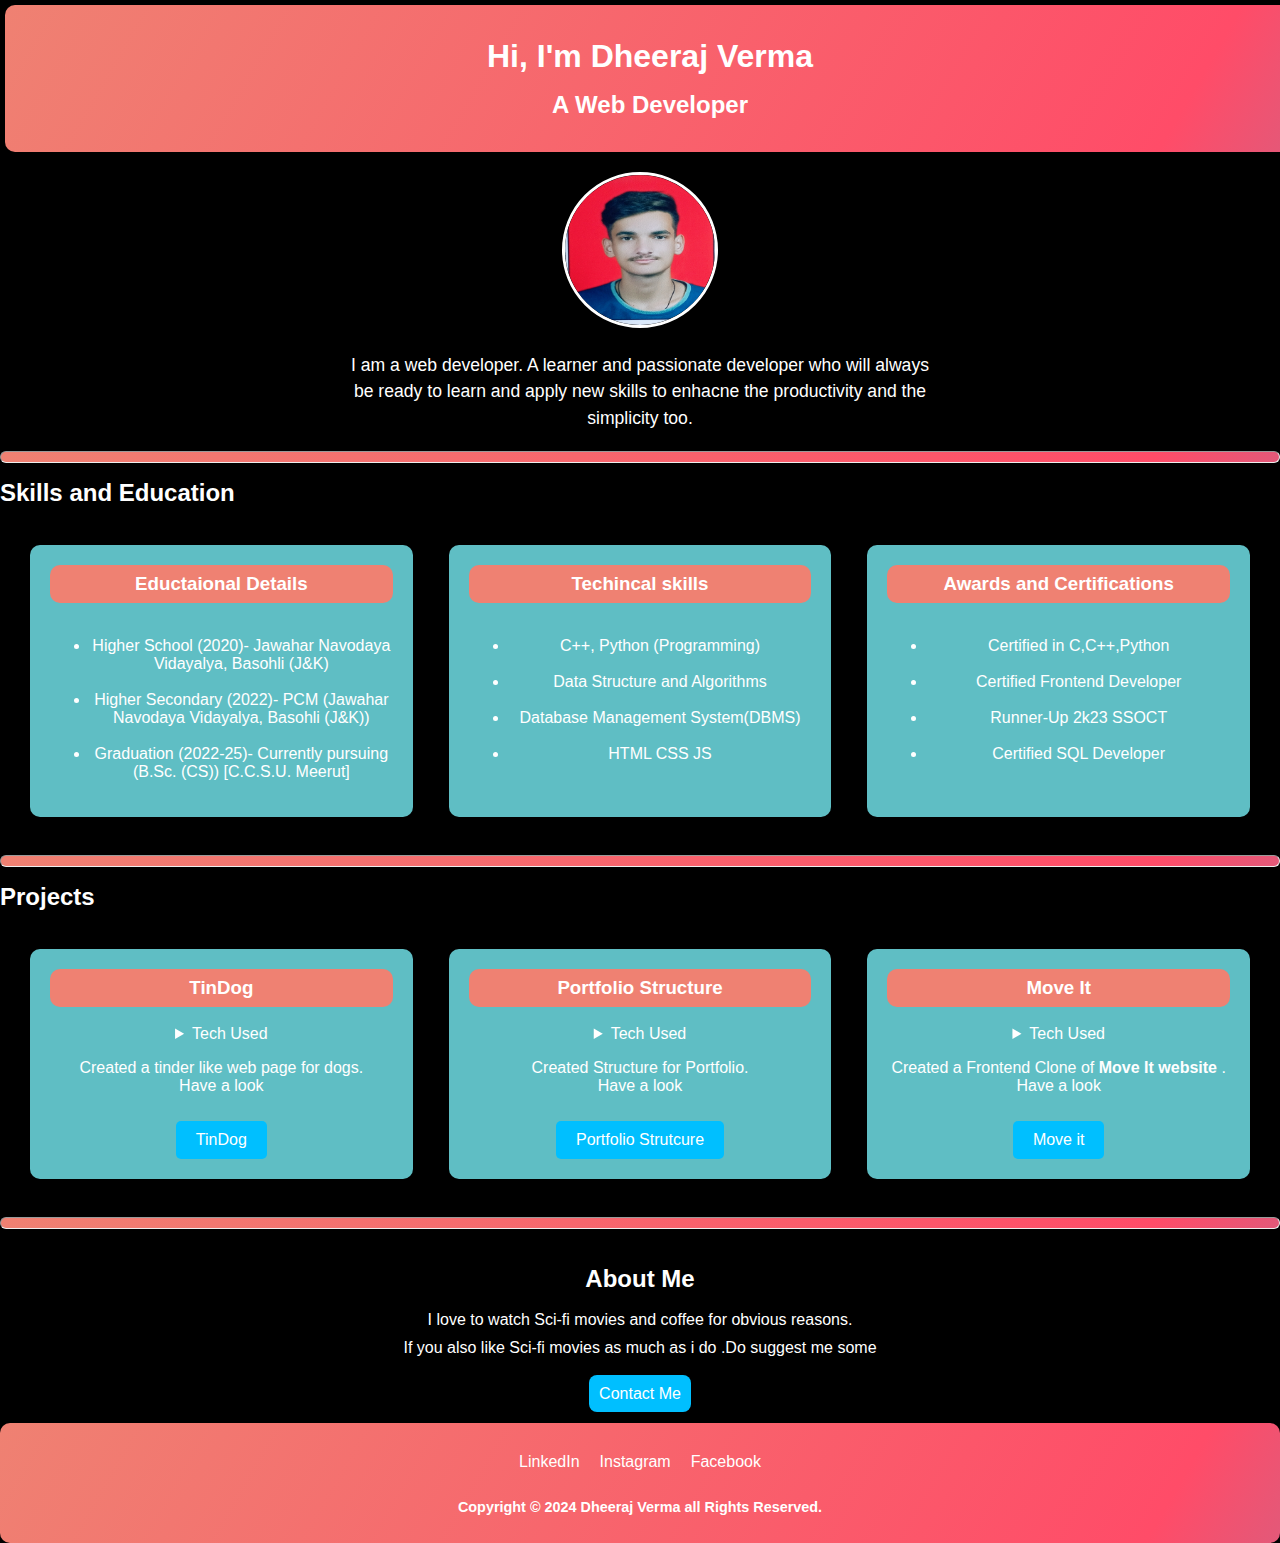
<file: index.html>
<!DOCTYPE html>
<html lang="en">

<head>
    <meta charset="UTF-8">
    <meta name="viewport" content="width=device-width, initial-scale=1.0">
    <link rel="stylesheet" href="style.css">
    <title>Portfolio</title>
</head>
</head>

<body>
    <div class="header gradient-background">
        <div class="bg-image">
            <!-- Image As Background-Image -->
            <div class="intro">
                <h1>Hi, I'm Dheeraj Verma </h1>
                <h2 id="sd">A Web Developer</h2>
            </div>
        </div>
    </div>

    <div class="dp ">
        <img src="./CapstoneProject1/ProfilePic.jpg" alt="prfoile-pic">
        <div id="des">
            <p>I am a web developer.
                A learner and passionate developer who will always be ready to learn and apply new skills to enhacne the
                productivity and the simplicity too.</p>
        </div>
    </div>
    <hr class="gradient-background">
    <h2> Skills and Education</h2>
    <div class="info">
        <div class="Educational">
            <h3 class="edu-title">Eductaional Details</h3>
            <br>
            <ul>

                <li> Higher School (2020)- Jawahar Navodaya Vidayalya, Basohli (J&K)</li>
                <br>
                <li> Higher Secondary (2022)- PCM (Jawahar Navodaya Vidayalya, Basohli (J&K)) </li>
                <br>
                <li> Graduation (2022-25)- Currently pursuing (B.Sc. (CS)) [C.C.S.U. Meerut] </li>

            </ul>
        </div>

        <div class="skills">
            <h3 class="edu-title"> Techincal skills </h3>
            <br>
            <ul>
                <li> C++, Python (Programming)</li>
                <br>
                <li> Data Structure and Algorithms</li>
                <br>
                <li> Database Management System(DBMS)</li>
                <br>
                <li> HTML CSS JS </li>

            </ul>
        </div>

        <div class="Certifications">
            <h3 class="edu-title"> Awards and Certifications</h3>
            <br>
            <ul>
                <li> Certified in C,C++,Python </li>
                <br>
                <li>Certified Frontend Developer</li>
                <br>
                <li>Runner-Up 2k23 SSOCT</li>
                <br>
                <li> Certified SQL Developer</li>
            </ul>
        </div>
    </div>
    <hr class="gradient-background">
    <h2> Projects</h2>
    <div class="project">
        <div class="tindog">
            <h3 class="project-tite">TinDog</h3>
            <br>
            <details>
                <summary>Tech Used</summary>
                <ul>
                    <li>HTML</li>
                    <li>CSS</li>
                    <li>BOOTSTRAP</li>
                </ul>
            </details>
            <p>Created a tinder like web page for dogs. <br> Have a look </p>
            <a href="./Section 11.3 Project TinDog/index.html" target="_blank">TinDog</a>

        </div>
        <div class="capstone-1">
            <h3 class="project-tite">Portfolio Structure</h3>
            <br>
            <details>
                <summary>Tech Used</summary>
                <ul>
                    <li>HTML</li>
                </ul>
            </details>
            <p>Created Structure for Portfolio. <br> Have a look </p>
            <a href="./CapstoneProject1/index.html" target="_blank">Portfolio Strutcure</a>

        </div>

        <div class="Move-It">
            <h3 class="project-tite">Move It</h3>
            <br>
            <details>
                <summary>Tech Used</summary>
                <ul>
                    <li>HTML</li>
                    <li>CSS</li>
                    <li>BOOTSTRAP</li>
                </ul>
            </details>
            <p>Created a Frontend Clone of <b> Move It website</b> .<br> Have a look </p>
            <a href="./Section 11.2 BootStrap Compomnents/index.html" target="_blank">Move it</a>
        </div>
    </div>
    </ul>
    <hr class="gradient-background">
    <div class="about">
        <h2>About Me</h2>
        <p> I love to watch Sci-fi movies and coffee for obvious reasons.</p>
        <p>If you also like Sci-fi movies as much as i do .Do suggest me some</p>
        <br>
        <a class="button" href="mailto:vermadheeraj945@gmail.com">Contact Me</a>
    </div>

    <div class="footer gradient-background">
        <div class="contact-links">
            <a class="ld" href="https://www.linkedin.com/in/dheeraj-verma-479453213/">LinkedIn</a>
            <a class="ig" href="https://www.instagram.com/vermadheeraj_945/">Instagram</a>
            <a class="fb" href="https://www.facebook.com/Crompy945/">Facebook</a>
        </div>

        <h3 class="copyright">Copyright © 2024 Dheeraj Verma all Rights Reserved.</h3>

    </div>

</body>

</html>
</file>
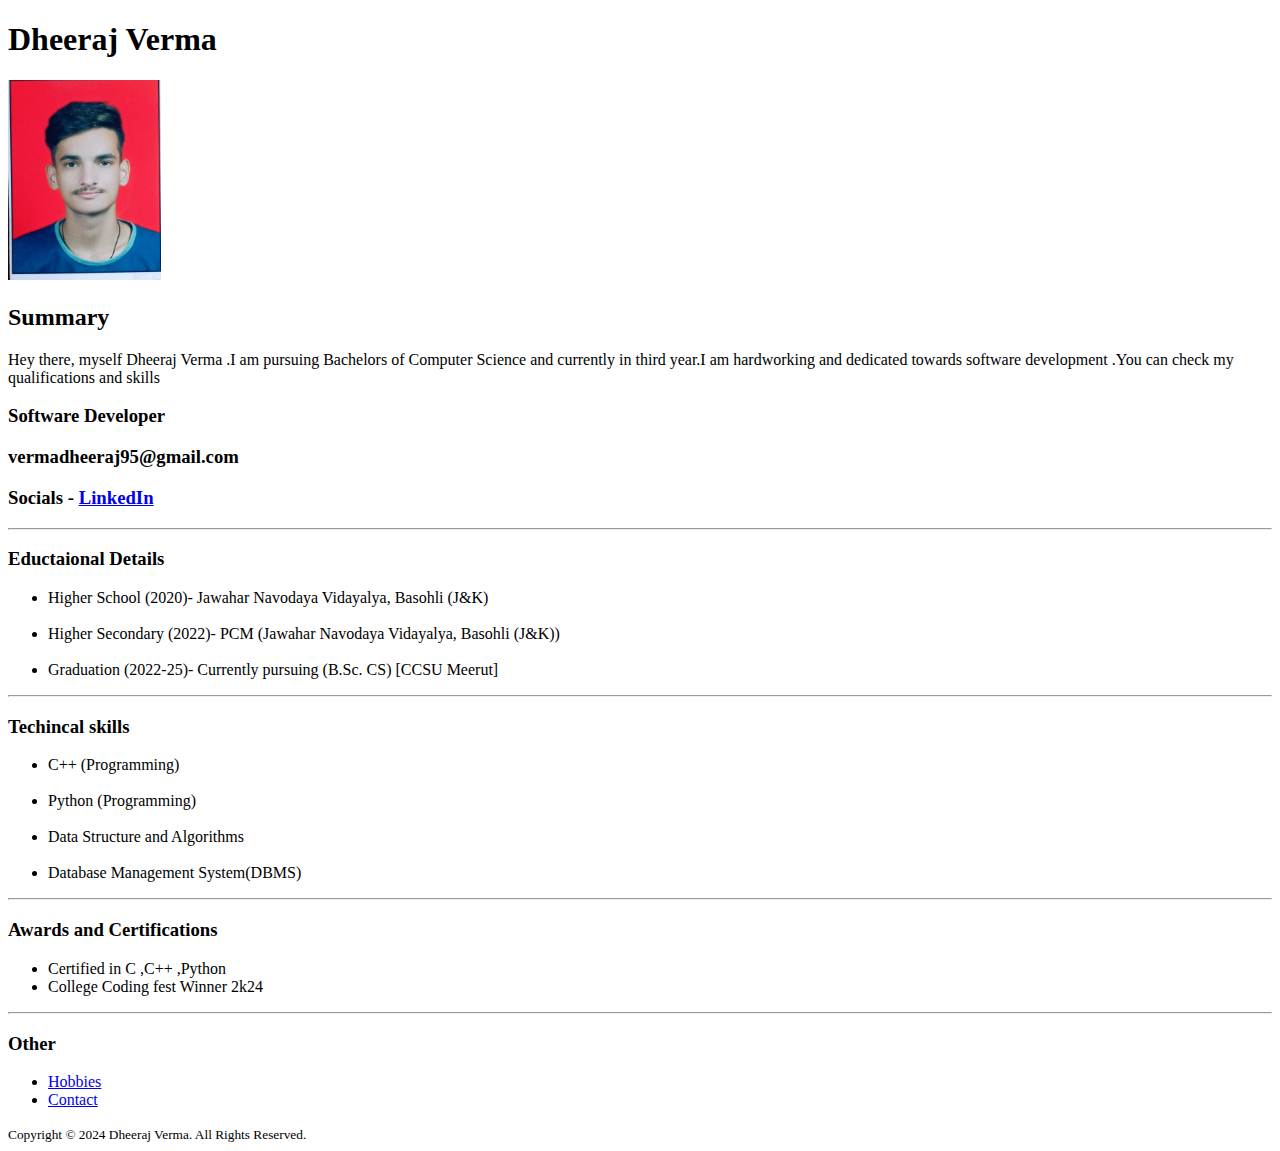
<file: CapstoneProject1/index.html>
<!DOCTYPE html>
<html lang="en">
<head>
    <meta charset="UTF-8">
    <meta name="viewport" content="width=device-width, initial-scale=1.0">
    <title>Portdolio Structure</title>
</head>
<body>
    <h1><b> Dheeraj Verma</b></h1>
    <img src="./ProfilePic.jpg" height="200" alt="Profile Picture">
    <h2>Summary</h2>
    <p>Hey there, myself Dheeraj Verma .I am  pursuing Bachelors of Computer Science and currently in third year.I am hardworking and dedicated towards software development .You can check my qualifications and skills  </p>
    <h3> Software Developer</h3>
    <h3> vermadheeraj95@gmail.com</h3>
    <h3> Socials - <a href="https:/www.linkedin.in/vermadheeraj945">LinkedIn</a></h3>
    <hr>
    <h3>Eductaional Details </h3>
    <ul>
       
        <li> Higher School (2020)- Jawahar Navodaya Vidayalya, Basohli (J&K)</li>
        <br>
        <li> Higher Secondary (2022)- PCM (Jawahar Navodaya Vidayalya, Basohli (J&K))  </li>
        <br>
        <li> Graduation (2022-25)- Currently pursuing (B.Sc. CS)  [CCSU Meerut] </li>
       
    </ul>
    <hr>
    <h3> Techincal skills </h3>
    <ul>
        <li> C++ (Programming)</li>
        <br>
        <li> Python (Programming)</li>
        <br>
        <li> Data Structure and Algorithms</li>
        <br>
        <li> Database Management System(DBMS)</li>
        
    </ul>
    <hr>
    <h3> Awards and Certifications</h3>
    <ul>
        <li> Certified in C ,C++ ,Python </li>
        <li> College Coding fest Winner 2k24</li>
    </ul>
    <hr>
    <h3> Other</h3>
    <ul>
        <li><a href="./other.html">Hobbies </a></li>
        <li><a href="./contact.html">Contact</a></li>
    </ul>
    <footer>
        <small>
            Copyright © 2024 Dheeraj Verma. All Rights Reserved.
        </small>
    </footer>
</body>
</html>
</file>
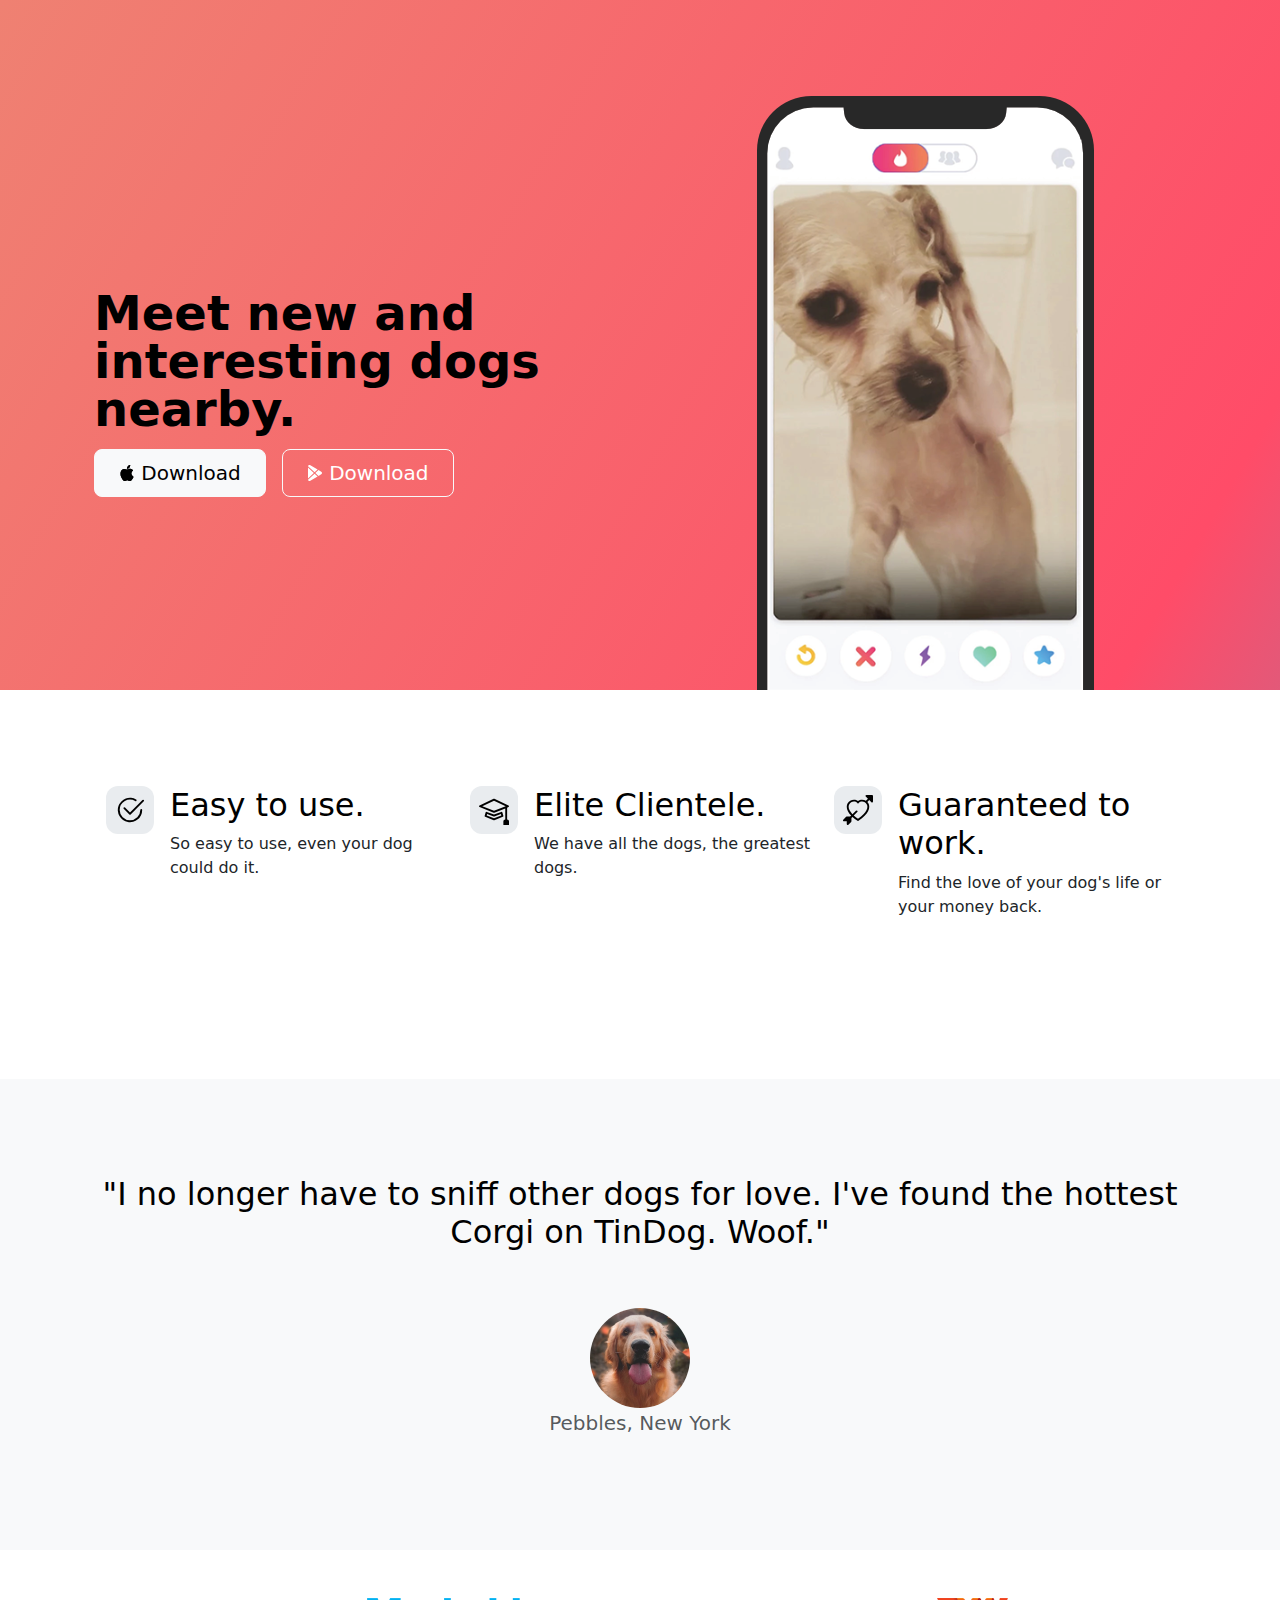
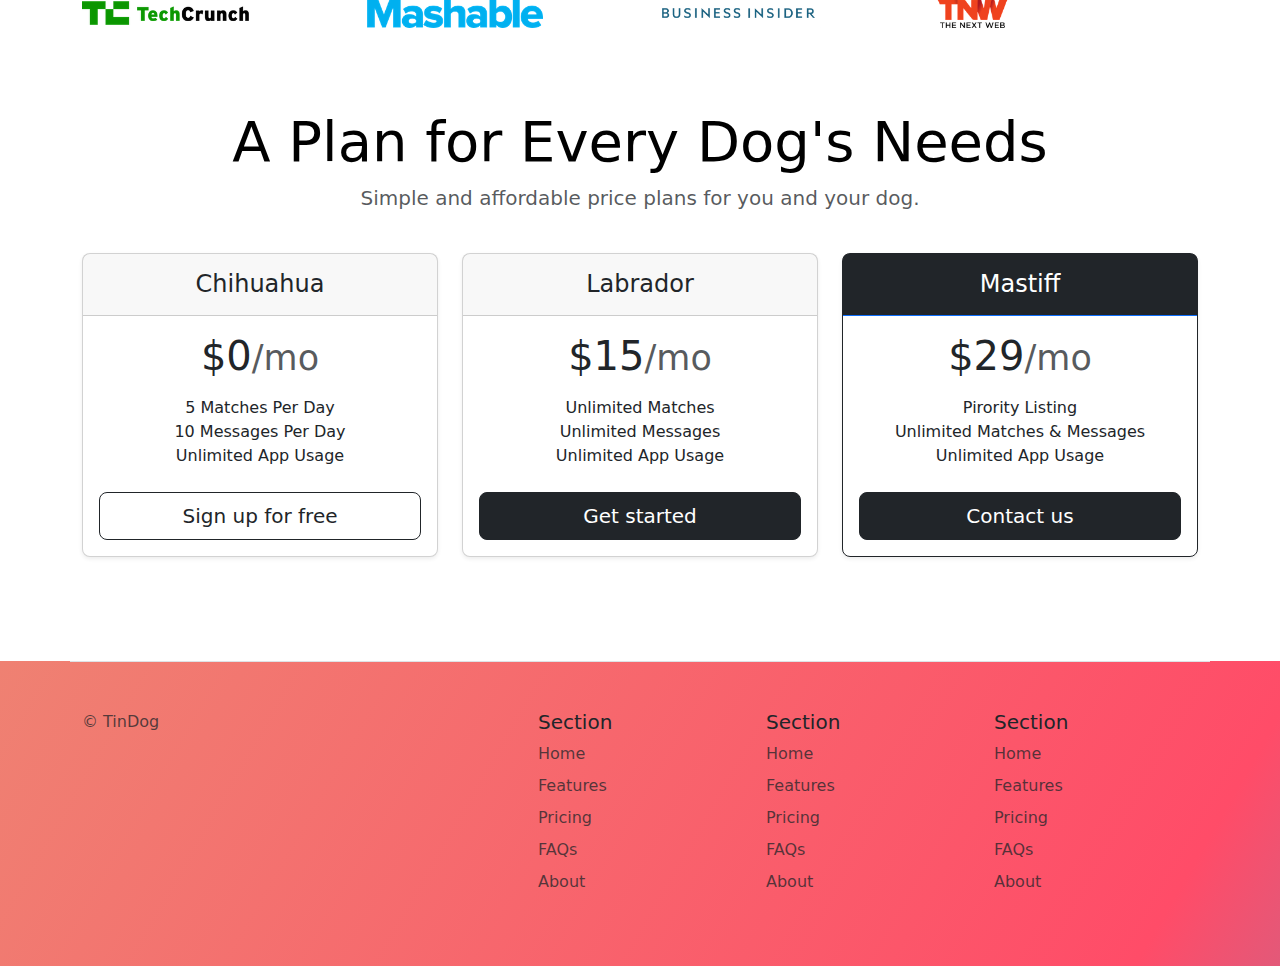
<file: Section 11.3 Project TinDog/index.html>
<!DOCTYPE html>
<html lang="en">

<head>
    <meta charset="UTF-8">
    <meta name="viewport" content="width=device-width, initial-scale=1.0">
    <title>TinDog</title>
    <link href="https://cdn.jsdelivr.net/npm/bootstrap@5.3.3/dist/css/bootstrap.min.css" rel="stylesheet"
        integrity="sha384-QWTKZyjpPEjISv5WaRU9OFeRpok6YctnYmDr5pNlyT2bRjXh0JMhjY6hW+ALEwIH" crossorigin="anonymous">
    <script src="https://cdn.jsdelivr.net/npm/bootstrap@5.3.3/dist/js/bootstrap.bundle.min.js"
        integrity="sha384-YvpcrYf0tY3lHB60NNkmXc5s9fDVZLESaAA55NDzOxhy9GkcIdslK1eN7N6jIeHz"
        crossorigin="anonymous"></script>
    <link rel="stylesheet" href="style.css">
</head>

<body>
    <!-- Tittle -->
    <section id="title" class="gradient-background">
        <div class="container col-xxl-8 px-4 pt-5">
            <div class="row flex-lg-row-reverse align-items-center g-5 pt-5">
                <div class="col-10 col-sm-8 py-0  col-lg-6">
                    <img src="./iphone.png" class="d-block mx-lg-auto img-fluid" alt="Bootstrap Themes" height="200"
                        loading="lazy">
                </div>
                <div class="col-lg-6">
                    <h1 class="display-5 fw-bold text-body-emphasis lh-1 mb-3">Meet new and interesting dogs nearby.
                    </h1>
                    <div class="d-grid gap-2 d-md-flex justify-content-md-start">
                        <button type="button" class="btn btn-light btn-lg px-4 me-md-2" fdprocessedid="jo66mm">
                            <svg xmlns="http://www.w3.org/2000/svg" width="16" height="16" fill="currentColor"
                                class="bi bi-apple mb-1" viewBox="0 0 16 16">
                                <path
                                    d="M11.182.008C11.148-.03 9.923.023 8.857 1.18c-1.066 1.156-.902 2.482-.878 2.516.024.034 1.52.087 2.475-1.258.955-1.345.762-2.391.728-2.43Zm3.314 11.733c-.048-.096-2.325-1.234-2.113-3.422.212-2.189 1.675-2.789 1.698-2.854.023-.065-.597-.79-1.254-1.157a3.692 3.692 0 0 0-1.563-.434c-.108-.003-.483-.095-1.254.116-.508.139-1.653.589-1.968.607-.316.018-1.256-.522-2.267-.665-.647-.125-1.333.131-1.824.328-.49.196-1.422.754-2.074 2.237-.652 1.482-.311 3.83-.067 4.56.244.729.625 1.924 1.273 2.796.576.984 1.34 1.667 1.659 1.899.319.232 1.219.386 1.843.067.502-.308 1.408-.485 1.766-.472.357.013 1.061.154 1.782.539.571.197 1.111.115 1.652-.105.541-.221 1.324-1.059 2.238-2.758.347-.79.505-1.217.473-1.282Z" />
                                <path
                                    d="M11.182.008C11.148-.03 9.923.023 8.857 1.18c-1.066 1.156-.902 2.482-.878 2.516.024.034 1.52.087 2.475-1.258.955-1.345.762-2.391.728-2.43Zm3.314 11.733c-.048-.096-2.325-1.234-2.113-3.422.212-2.189 1.675-2.789 1.698-2.854.023-.065-.597-.79-1.254-1.157a3.692 3.692 0 0 0-1.563-.434c-.108-.003-.483-.095-1.254.116-.508.139-1.653.589-1.968.607-.316.018-1.256-.522-2.267-.665-.647-.125-1.333.131-1.824.328-.49.196-1.422.754-2.074 2.237-.652 1.482-.311 3.83-.067 4.56.244.729.625 1.924 1.273 2.796.576.984 1.34 1.667 1.659 1.899.319.232 1.219.386 1.843.067.502-.308 1.408-.485 1.766-.472.357.013 1.061.154 1.782.539.571.197 1.111.115 1.652-.105.541-.221 1.324-1.059 2.238-2.758.347-.79.505-1.217.473-1.282Z" />
                            </svg> Download</button>
                        <button type="button" class="btn btn-outline-light btn-lg px-4" fdprocessedid="48ll0n"
                            style="color: white;">
                            <svg xmlns="http://www.w3.org/2000/svg" width="16" height="16" fill="currentColor"
                                class="bi bi-google-play mb-1" viewBox="0 0 16 16">
                                <path
                                    d="M14.222 9.374c1.037-.61 1.037-2.137 0-2.748L11.528 5.04 8.32 8l3.207 2.96 2.694-1.586Zm-3.595 2.116L7.583 8.68 1.03 14.73c.201 1.029 1.36 1.61 2.303 1.055l7.294-4.295ZM1 13.396V2.603L6.846 8 1 13.396ZM1.03 1.27l6.553 6.05 3.044-2.81L3.333.215C2.39-.341 1.231.24 1.03 1.27Z" />
                            </svg>

                            Download</button>
                    </div>
                </div>
            </div>
        </div>
    </section>

    <!-- Features -->
    <section id="features">
        <div class="container">
        <div class=" px-4 py-5" id="hanging-icons">
            <div class="row g-4 py-5 row-cols-1 row-cols-lg-3">
              <div class="col d-flex align-items-start">
                <div class="icon-square text-body-emphasis bg-body-secondary d-inline-flex align-items-center justify-content-center fs-4 flex-shrink-0 me-3">
                    <svg xmlns="http://www.w3.org/2000/svg" height="30" fill="currentColor" class="bi bi-check2-circle"
                    viewBox="0 0 16 16">
      <path
                      d="M2.5 8a5.5 5.5 0 0 1 8.25-4.764.5.5 0 0 0 .5-.866A6.5 6.5 0 1 0 14.5 8a.5.5 0 0 0-1 0 5.5 5.5 0 1 1-11 0z" />
      <path
                      d="M15.354 3.354a.5.5 0 0 0-.708-.708L8 9.293 5.354 6.646a.5.5 0 1 0-.708.708l3 3a.5.5 0 0 0 .708 0l7-7z" />
      </svg>
      
                </div>
                <div>
                  <h3 class="fs-2 text-body-emphasis">Easy to use.</h3>
                  <p>So easy to use, even your dog could do it.</p>
                </div>
              </div>
              <div class="col d-flex align-items-start">
                <div class="icon-square text-body-emphasis bg-body-secondary d-inline-flex align-items-center justify-content-center fs-4 flex-shrink-0 me-3">
                    <svg xmlns="http://www.w3.org/2000/svg" height="30" fill="currentColor" class="bi bi-mortarboard" viewBox="0 0 16 16">
                        <path d="M8.211 2.047a.5.5 0 0 0-.422 0l-7.5 3.5a.5.5 0 0 0 .025.917l7.5 3a.5.5 0 0 0 .372 0L14 7.14V13a1 1 0 0 0-1 1v2h3v-2a1 1 0 0 0-1-1V6.739l.686-.275a.5.5 0 0 0 .025-.917l-7.5-3.5ZM8 8.46 1.758 5.965 8 3.052l6.242 2.913L8 8.46Z"/>
                        <path d="M4.176 9.032a.5.5 0 0 0-.656.327l-.5 1.7a.5.5 0 0 0 .294.605l4.5 1.8a.5.5 0 0 0 .372 0l4.5-1.8a.5.5 0 0 0 .294-.605l-.5-1.7a.5.5 0 0 0-.656-.327L8 10.466 4.176 9.032Zm-.068 1.873.22-.748 3.496 1.311a.5.5 0 0 0 .352 0l3.496-1.311.22.748L8 12.46l-3.892-1.556Z"/>
                        </svg>
                </div>
                <div>
                  <h3 class="fs-2 text-body-emphasis">Elite Clientele.</h3>
                  <p>We have all the dogs, the greatest dogs.</p>
                </div>
              </div>
              <div class="col d-flex align-items-start">
                <div class="icon-square text-body-emphasis bg-body-secondary d-inline-flex align-items-center justify-content-center fs-4 flex-shrink-0 me-3">
                    <svg xmlns="http://www.w3.org/2000/svg" height="30" fill="currentColor" class="bi bi-arrow-through-heart"
                    viewBox="0 0 16 16">
      <path fill-rule="evenodd"
                      d="M2.854 15.854A.5.5 0 0 1 2 15.5V14H.5a.5.5 0 0 1-.354-.854l1.5-1.5A.5.5 0 0 1 2 11.5h1.793l.53-.53c-.771-.802-1.328-1.58-1.704-2.32-.798-1.575-.775-2.996-.213-4.092C3.426 2.565 6.18 1.809 8 3.233c1.25-.98 2.944-.928 4.212-.152L13.292 2 12.147.854A.5.5 0 0 1 12.5 0h3a.5.5 0 0 1 .5.5v3a.5.5 0 0 1-.854.354L14 2.707l-1.006 1.006c.236.248.44.531.6.845.562 1.096.585 2.517-.213 4.092-.793 1.563-2.395 3.288-5.105 5.08L8 13.912l-.276-.182a21.86 21.86 0 0 1-2.685-2.062l-.539.54V14a.5.5 0 0 1-.146.354l-1.5 1.5Zm2.893-4.894A20.419 20.419 0 0 0 8 12.71c2.456-1.666 3.827-3.207 4.489-4.512.679-1.34.607-2.42.215-3.185-.817-1.595-3.087-2.054-4.346-.761L8 4.62l-.358-.368c-1.259-1.293-3.53-.834-4.346.761-.392.766-.464 1.845.215 3.185.323.636.815 1.33 1.519 2.065l1.866-1.867a.5.5 0 1 1 .708.708L5.747 10.96Z" />
      </svg>
                </div>
                <div>
                  <h3 class="fs-2 text-body-emphasis">Guaranteed to work.</h3>
                  <p>Find the love of your dog's life or your money back.</p>   
                </div>
              </div>
            </div>
          </div>
        </div>
    </section>


    <!-- <div class="container my-5">
  <div class="p-5 text-center bg-body-tertiary rounded-3">
    <svg class="bi mt-4 mb-3" style="color: var(--bs-indigo);" width="100" height="100"><use xlink:href="#bootstrap"></use></svg>
    <h1 class="text-body-emphasis">Jumbotron with icon</h1>
    <p class="col-lg-8 mx-auto fs-5 text-muted">
      This is a custom jumbotron featuring an SVG image at the top, some longer text that wraps early thanks to a responsive <code>.col-*</code> class, and a customized call to action.
    </p>
    
  </div>
</div> -->
    <!-- Testtimonials -->
    <section id="testimonials">
        <div class=" my-5">
            <div class="p-5 text-center bg-body-tertiary">
                <div class="container py-5">
                <h2 class="text-body-emphasis">"I no longer have to sniff other dogs for love. I've found the hottest Corgi on TinDog. Woof."</h2>
                <img src="./dog-img.jpg" alt="dog-image" class="mt-5 " height="100" style="border-radius: 50px;">
                <p class="col-lg-8 mx-auto fs-5 text-muted">
                Pebbles, New York
                </p>
            </div>
            </div>
        </div>

        <div class="container " >
          <div class="row">
            <div class="col-lg-3 col-sm-12"> <img src="./techcrunch.png" alt="techcrunch" height="30"></div>
            <div class="col-lg-3 col-sm-12"> <img src="./mashable.png" alt="mashable" height="30"></div>
            <div class="col-lg-3 col-sm-12"> <img src="./bizinsider.png" alt="bizinsider" height="30"></div>
            <div class="col-lg-3 col-sm-12"> <img src="./tnw.png" alt="tnw" height="30"></div>
          </div>
        </div>
    </section>

    <!-- Pricing -->
    <section id="pricing">

      <div class="container py-3">
        <header>
          <div class="pricing-header  mt-5 p-3 pb-md-4 mx-auto text-center">
            <h2 class="display-4 fw-normal text-body-emphasis">A Plan for Every Dog's Needs</h2>
            <p class="fs-5 text-body-secondary">Simple and affordable price plans for you and your dog.</p>
          </div>
        </header>
      
        <main>
          <div class="row row-cols-1 row-cols-md-3 mb-3 text-center">
            <div class="col">
              <div class="card mb-4 rounded-3 shadow-sm">
                <div class="card-header py-3">
                  <h4 class="my-0 fw-normal">Chihuahua </h4>
                </div>
                <div class="card-body">
                  <h1 class="card-title pricing-card-title">$0<small class="text-body-secondary fw-light">/mo</small></h1>
                  <ul class="list-unstyled mt-3 mb-4">
                    <li>5 Matches Per Day</li>
                    <li>10 Messages Per Day</li>
                    <li>Unlimited App Usage</li>
                  </ul>
                  <button type="button" class="w-100 btn btn-lg btn-outline-dark  btn-outline-primary">Sign up for free</button>
                </div>
              </div>
            </div>
            <div class="col">
              <div class="card mb-4 rounded-3 shadow-sm">
                <div class="card-header py-3">
                  <h4 class="my-0 fw-normal">Labrador</h4>
                </div>
                <div class="card-body">
                  <h1 class="card-title pricing-card-title">$15<small class="text-body-secondary fw-light">/mo</small></h1>
                  <ul class="list-unstyled mt-3 mb-4">
                    <li>Unlimited Matches</li>
                    <li>Unlimited Messages</li>
                    <li>Unlimited App Usage</li>
                  </ul>
                  <button type="button" class="w-100 btn btn-lg btn-dark btn-primary">Get started</button>
                </div>
              </div>
            </div>
            <div class="col">
              <div class="card mb-4 rounded-3 shadow-sm border-dark ">
                <div class="card-header btn-dark py-3 text-bg-dark border-primary">
                  <h4 class="my-0 fw-dark">Mastiff</h4>
                </div>
                <div class="card-body">
                  <h1 class="card-title pricing-card-title">$29<small class="text-body-secondary fw-light">/mo</small></h1>
                  <ul class="list-unstyled mt-3 mb-4">
                   <li>Pirority Listing</li>
                   <li>Unlimited Matches & Messages</li>
                   <li>Unlimited App Usage</li>
                  </ul>
                  <button type="button" class="w-100 btn btn-lg btn-dark btn-primary">Contact us</button>
                </div>
              </div>
            </div>
          </div>
        </main>
      </div>
    </section>

    <!-- Footer -->
    <section id="footer" class="gradient-background">
      <div class="container mb-0">
        <footer class="row row-cols-1  mb-0 row-cols-sm-2 row-cols-md-5 py-5 mt-5 border-top">
          <div class="col mb-3">
            <p class="text-body-secondary">© TinDog</p>
          </div>
      
          <div class="col mb-3">
      
          </div>
      
          <div class="col mb-3">
            <h5>Section</h5>
            <ul class="nav flex-column">
              <li class="nav-item mb-2"><a href="#" class="nav-link p-0 text-body-secondary">Home</a></li>
              <li class="nav-item mb-2"><a href="#" class="nav-link p-0 text-body-secondary">Features</a></li>
              <li class="nav-item mb-2"><a href="#" class="nav-link p-0 text-body-secondary">Pricing</a></li>
              <li class="nav-item mb-2"><a href="#" class="nav-link p-0 text-body-secondary">FAQs</a></li>
              <li class="nav-item mb-2"><a href="#" class="nav-link p-0 text-body-secondary">About</a></li>
            </ul>
          </div>
      
          <div class="col mb-3">
            <h5>Section</h5>
            <ul class="nav flex-column">
              <li class="nav-item mb-2"><a href="#" class="nav-link p-0 text-body-secondary">Home</a></li>
              <li class="nav-item mb-2"><a href="#" class="nav-link p-0 text-body-secondary">Features</a></li>
              <li class="nav-item mb-2"><a href="#" class="nav-link p-0 text-body-secondary">Pricing</a></li>
              <li class="nav-item mb-2"><a href="#" class="nav-link p-0 text-body-secondary">FAQs</a></li>
              <li class="nav-item mb-2"><a href="#" class="nav-link p-0 text-body-secondary">About</a></li>
            </ul>
          </div>
      
          <div class="col mb-3">
            <h5>Section</h5>
            <ul class="nav flex-column">
              <li class="nav-item mb-2"><a href="#" class="nav-link p-0 text-body-secondary">Home</a></li>
              <li class="nav-item mb-2"><a href="#" class="nav-link p-0 text-body-secondary">Features</a></li>
              <li class="nav-item mb-2"><a href="#" class="nav-link p-0 text-body-secondary">Pricing</a></li>
              <li class="nav-item mb-2"><a href="#" class="nav-link p-0 text-body-secondary">FAQs</a></li>
              <li class="nav-item mb-2"><a href="#" class="nav-link p-0 text-body-secondary">About</a></li>
            </ul>
          </div>
        </footer>
      </div>

    </section>
</body>

</html>
</file>
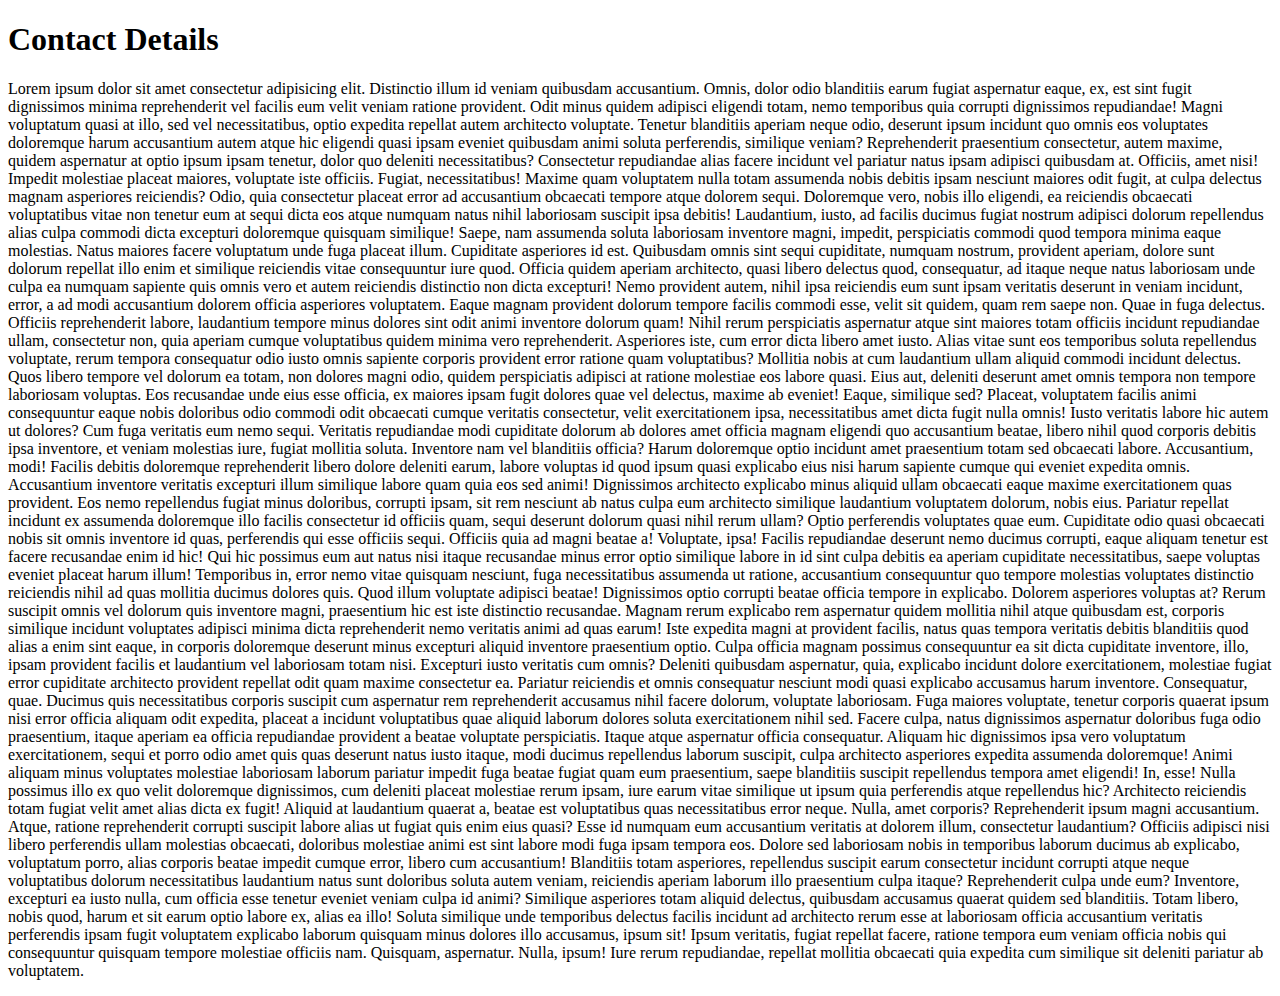
<file: CapstoneProject1/contact.html>
<!DOCTYPE html>
<html lang="en">
<head>
    <meta charset="UTF-8">
    <meta name="viewport" content="width=device-width, initial-scale=1.0">
    <title>Contact</title>
</head>
<body>
    <h1>Contact Details</h1>
    <p>Lorem ipsum dolor sit amet consectetur adipisicing elit. Distinctio illum id veniam quibusdam accusantium. Omnis, dolor odio blanditiis earum fugiat aspernatur eaque, ex, est sint fugit dignissimos minima reprehenderit vel facilis eum velit veniam ratione provident. Odit minus quidem adipisci eligendi totam, nemo temporibus quia corrupti dignissimos repudiandae! Magni voluptatum quasi at illo, sed vel necessitatibus, optio expedita repellat autem architecto voluptate. Tenetur blanditiis aperiam neque odio, deserunt ipsum incidunt quo omnis eos voluptates doloremque harum accusantium autem atque hic eligendi quasi ipsam eveniet quibusdam animi soluta perferendis, similique veniam? Reprehenderit praesentium consectetur, autem maxime, quidem aspernatur at optio ipsum ipsam tenetur, dolor quo deleniti necessitatibus? Consectetur repudiandae alias facere incidunt vel pariatur natus ipsam adipisci quibusdam at. Officiis, amet nisi! Impedit molestiae placeat maiores, voluptate iste officiis. Fugiat, necessitatibus! Maxime quam voluptatem nulla totam assumenda nobis debitis ipsam nesciunt maiores odit fugit, at culpa delectus magnam asperiores reiciendis? Odio, quia consectetur placeat error ad accusantium obcaecati tempore atque dolorem sequi. Doloremque vero, nobis illo eligendi, ea reiciendis obcaecati voluptatibus vitae non tenetur eum at sequi dicta eos atque numquam natus nihil laboriosam suscipit ipsa debitis! Laudantium, iusto, ad facilis ducimus fugiat nostrum adipisci dolorum repellendus alias culpa commodi dicta excepturi doloremque quisquam similique! Saepe, nam assumenda soluta laboriosam inventore magni, impedit, perspiciatis commodi quod tempora minima eaque molestias. Natus maiores facere voluptatum unde fuga placeat illum. Cupiditate asperiores id est. Quibusdam omnis sint sequi cupiditate, numquam nostrum, provident aperiam, dolore sunt dolorum repellat illo enim et similique reiciendis vitae consequuntur iure quod. Officia quidem aperiam architecto, quasi libero delectus quod, consequatur, ad itaque neque natus laboriosam unde culpa ea numquam sapiente quis omnis vero et autem reiciendis distinctio non dicta excepturi! Nemo provident autem, nihil ipsa reiciendis eum sunt ipsam veritatis deserunt in veniam incidunt, error, a ad modi accusantium dolorem officia asperiores voluptatem. Eaque magnam provident dolorum tempore facilis commodi esse, velit sit quidem, quam rem saepe non. Quae in fuga delectus. Officiis reprehenderit labore, laudantium tempore minus dolores sint odit animi inventore dolorum quam! Nihil rerum perspiciatis aspernatur atque sint maiores totam officiis incidunt repudiandae ullam, consectetur non, quia aperiam cumque voluptatibus quidem minima vero reprehenderit. Asperiores iste, cum error dicta libero amet iusto. Alias vitae sunt eos temporibus soluta repellendus voluptate, rerum tempora consequatur odio iusto omnis sapiente corporis provident error ratione quam voluptatibus? Mollitia nobis at cum laudantium ullam aliquid commodi incidunt delectus. Quos libero tempore vel dolorum ea totam, non dolores magni odio, quidem perspiciatis adipisci at ratione molestiae eos labore quasi. Eius aut, deleniti deserunt amet omnis tempora non tempore laboriosam voluptas. Eos recusandae unde eius esse officia, ex maiores ipsam fugit dolores quae vel delectus, maxime ab eveniet! Eaque, similique sed? Placeat, voluptatem facilis animi consequuntur eaque nobis doloribus odio commodi odit obcaecati cumque veritatis consectetur, velit exercitationem ipsa, necessitatibus amet dicta fugit nulla omnis! Iusto veritatis labore hic autem ut dolores? Cum fuga veritatis eum nemo sequi. Veritatis repudiandae modi cupiditate dolorum ab dolores amet officia magnam eligendi quo accusantium beatae, libero nihil quod corporis debitis ipsa inventore, et veniam molestias iure, fugiat mollitia soluta. Inventore nam vel blanditiis officia? Harum doloremque optio incidunt amet praesentium totam sed obcaecati labore. Accusantium, modi! Facilis debitis doloremque reprehenderit libero dolore deleniti earum, labore voluptas id quod ipsum quasi explicabo eius nisi harum sapiente cumque qui eveniet expedita omnis. Accusantium inventore veritatis excepturi illum similique labore quam quia eos sed animi! Dignissimos architecto explicabo minus aliquid ullam obcaecati eaque maxime exercitationem quas provident. Eos nemo repellendus fugiat minus doloribus, corrupti ipsam, sit rem nesciunt ab natus culpa eum architecto similique laudantium voluptatem dolorum, nobis eius. Pariatur repellat incidunt ex assumenda doloremque illo facilis consectetur id officiis quam, sequi deserunt dolorum quasi nihil rerum ullam? Optio perferendis voluptates quae eum. Cupiditate odio quasi obcaecati nobis sit omnis inventore id quas, perferendis qui esse officiis sequi. Officiis quia ad magni beatae a! Voluptate, ipsa! Facilis repudiandae deserunt nemo ducimus corrupti, eaque aliquam tenetur est facere recusandae enim id hic! Qui hic possimus eum aut natus nisi itaque recusandae minus error optio similique labore in id sint culpa debitis ea aperiam cupiditate necessitatibus, saepe voluptas eveniet placeat harum illum! Temporibus in, error nemo vitae quisquam nesciunt, fuga necessitatibus assumenda ut ratione, accusantium consequuntur quo tempore molestias voluptates distinctio reiciendis nihil ad quas mollitia ducimus dolores quis. Quod illum voluptate adipisci beatae! Dignissimos optio corrupti beatae officia tempore in explicabo. Dolorem asperiores voluptas at? Rerum suscipit omnis vel dolorum quis inventore magni, praesentium hic est iste distinctio recusandae. Magnam rerum explicabo rem aspernatur quidem mollitia nihil atque quibusdam est, corporis similique incidunt voluptates adipisci minima dicta reprehenderit nemo veritatis animi ad quas earum! Iste expedita magni at provident facilis, natus quas tempora veritatis debitis blanditiis quod alias a enim sint eaque, in corporis doloremque deserunt minus excepturi aliquid inventore praesentium optio. Culpa officia magnam possimus consequuntur ea sit dicta cupiditate inventore, illo, ipsam provident facilis et laudantium vel laboriosam totam nisi. Excepturi iusto veritatis cum omnis? Deleniti quibusdam aspernatur, quia, explicabo incidunt dolore exercitationem, molestiae fugiat error cupiditate architecto provident repellat odit quam maxime consectetur ea. Pariatur reiciendis et omnis consequatur nesciunt modi quasi explicabo accusamus harum inventore. Consequatur, quae. Ducimus quis necessitatibus corporis suscipit cum aspernatur rem reprehenderit accusamus nihil facere dolorum, voluptate laboriosam. Fuga maiores voluptate, tenetur corporis quaerat ipsum nisi error officia aliquam odit expedita, placeat a incidunt voluptatibus quae aliquid laborum dolores soluta exercitationem nihil sed. Facere culpa, natus dignissimos aspernatur doloribus fuga odio praesentium, itaque aperiam ea officia repudiandae provident a beatae voluptate perspiciatis. Itaque atque aspernatur officia consequatur. Aliquam hic dignissimos ipsa vero voluptatum exercitationem, sequi et porro odio amet quis quas deserunt natus iusto itaque, modi ducimus repellendus laborum suscipit, culpa architecto asperiores expedita assumenda doloremque! Animi aliquam minus voluptates molestiae laboriosam laborum pariatur impedit fuga beatae fugiat quam eum praesentium, saepe blanditiis suscipit repellendus tempora amet eligendi! In, esse! Nulla possimus illo ex quo velit doloremque dignissimos, cum deleniti placeat molestiae rerum ipsam, iure earum vitae similique ut ipsum quia perferendis atque repellendus hic? Architecto reiciendis totam fugiat velit amet alias dicta ex fugit! Aliquid at laudantium quaerat a, beatae est voluptatibus quas necessitatibus error neque. Nulla, amet corporis? Reprehenderit ipsum magni accusantium. Atque, ratione reprehenderit corrupti suscipit labore alias ut fugiat quis enim eius quasi? Esse id numquam eum accusantium veritatis at dolorem illum, consectetur laudantium? Officiis adipisci nisi libero perferendis ullam molestias obcaecati, doloribus molestiae animi est sint labore modi fuga ipsam tempora eos. Dolore sed laboriosam nobis in temporibus laborum ducimus ab explicabo, voluptatum porro, alias corporis beatae impedit cumque error, libero cum accusantium! Blanditiis totam asperiores, repellendus suscipit earum consectetur incidunt corrupti atque neque voluptatibus dolorum necessitatibus laudantium natus sunt doloribus soluta autem veniam, reiciendis aperiam laborum illo praesentium culpa itaque? Reprehenderit culpa unde eum? Inventore, excepturi ea iusto nulla, cum officia esse tenetur eveniet veniam culpa id animi? Similique asperiores totam aliquid delectus, quibusdam accusamus quaerat quidem sed blanditiis. Totam libero, nobis quod, harum et sit earum optio labore ex, alias ea illo! Soluta similique unde temporibus delectus facilis incidunt ad architecto rerum esse at laboriosam officia accusantium veritatis perferendis ipsam fugit voluptatem explicabo laborum quisquam minus dolores illo accusamus, ipsum sit! Ipsum veritatis, fugiat repellat facere, ratione tempora eum veniam officia nobis qui consequuntur quisquam tempore molestiae officiis nam. Quisquam, aspernatur. Nulla, ipsum! Iure rerum repudiandae, repellat mollitia obcaecati quia expedita cum similique sit deleniti pariatur ab voluptatem.</p>
</body>
</html>
</file>
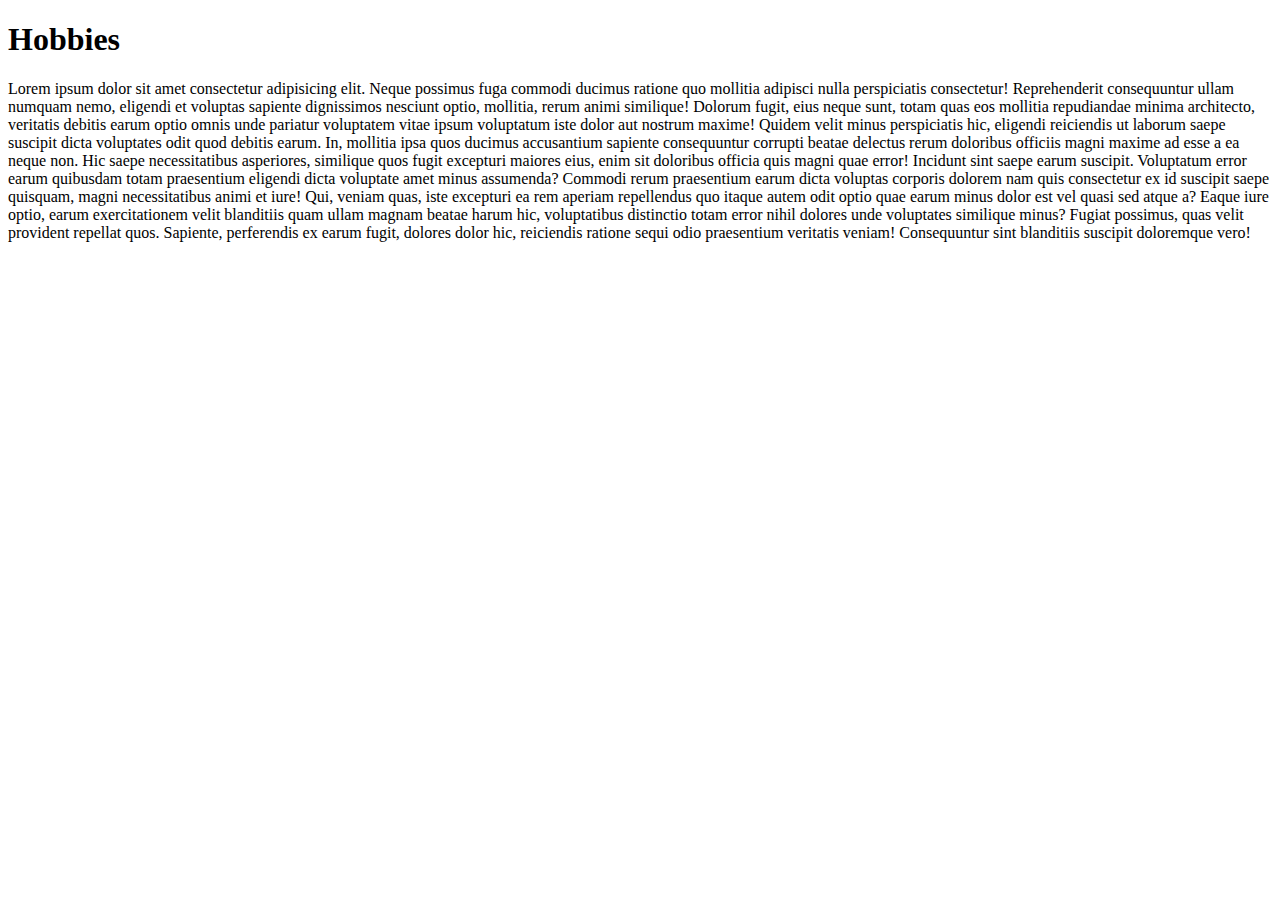
<file: CapstoneProject1/other.html>
<!DOCTYPE html>
<html lang="en">
<head>
    <meta charset="UTF-8">
    <meta name="viewport" content="width=device-width, initial-scale=1.0">
    <title>Other Activities</title>
</head>
<body>
    <h1> Hobbies</h1>
    <p>Lorem ipsum dolor sit amet consectetur adipisicing elit. Neque possimus fuga commodi ducimus ratione quo mollitia adipisci nulla perspiciatis consectetur! Reprehenderit consequuntur ullam numquam nemo, eligendi et voluptas sapiente dignissimos nesciunt optio, mollitia, rerum animi similique! Dolorum fugit, eius neque sunt, totam quas eos mollitia repudiandae minima architecto, veritatis debitis earum optio omnis unde pariatur voluptatem vitae ipsum voluptatum iste dolor aut nostrum maxime! Quidem velit minus perspiciatis hic, eligendi reiciendis ut laborum saepe suscipit dicta voluptates odit quod debitis earum. In, mollitia ipsa quos ducimus accusantium sapiente consequuntur corrupti beatae delectus rerum doloribus officiis magni maxime ad esse a ea neque non. Hic saepe necessitatibus asperiores, similique quos fugit excepturi maiores eius, enim sit doloribus officia quis magni quae error! Incidunt sint saepe earum suscipit. Voluptatum error earum quibusdam totam praesentium eligendi dicta voluptate amet minus assumenda? Commodi rerum praesentium earum dicta voluptas corporis dolorem nam quis consectetur ex id suscipit saepe quisquam, magni necessitatibus animi et iure! Qui, veniam quas, iste excepturi ea rem aperiam repellendus quo itaque autem odit optio quae earum minus dolor est vel quasi sed atque a? Eaque iure optio, earum exercitationem velit blanditiis quam ullam magnam beatae harum hic, voluptatibus distinctio totam error nihil dolores unde voluptates similique minus? Fugiat possimus, quas velit provident repellat quos. Sapiente, perferendis ex earum fugit, dolores dolor hic, reiciendis ratione sequi odio praesentium veritatis veniam! Consequuntur sint blanditiis suscipit doloremque vero!</p>
</body>
</html>
</file>
<file: style.css>
body {
    background-color: #000;
    color: #fff;
    margin: 0;
    padding: 0;
    font-family:'Trebuchet MS', 'Lucida Sans Unicode', 'Lucida Grande', 'Lucida Sans', Arial, sans-serif;
}

.header {
    margin: 5px;
    border-radius: 5px;
    display: flex;
    justify-content: center;
    align-items: center;
    width: 100%;
    padding: 20px 0;
}

.gradient-background {
    background: linear-gradient(300deg, #00bfff, #ff4c68, #ef8172);
    background-size: 180% 180%;
    animation: gradient-animation 18s ease infinite;
     padding: 5px;
    border-radius: 10px;
}
.project-tite{
    width: 100%;
    background-color: #ef8172;
    border-radius: 10px;
}
.edu-title{
    width: 100%;
    background-color: #ef8172;
    border-radius: 10px;
}
@keyframes gradient-animation {
    0% {
        background-position: 0% 50%;
    }
    50% {
        background-position: 100% 50%;
    }
    100% {
        background-position: 0% 50%;
    }
}

h1, h2, h3 {
    margin: 0;
    padding: 0.5rem 0;
}

.intro {
    text-align: center;
    padding: 20px;
}

#sd {
    font-size: 1.5rem;
}

.dp {
    text-align: center;
    margin: 20px 0;
}

.dp img {
    height: 150px;
    width: 150px;
    background-color: #ff4c68;
    border-radius: 50%;
    border: 3px solid #fff;
}
details:hover{
    cursor: pointer;
}

#des {
    margin: 20px 0;
    font-size: 1.1rem;
    line-height: 1.5;
    max-width: 600px;
    margin-left: auto;
    margin-right: auto;
}

/* .section-divider {
    height: 4px;
    background: linear-gradient(to right, #00bfff, #ff4c68, #ef8172);
    border: none;
    margin: 40px 0;
} */

.info {
    display: flex;
    flex-wrap: wrap;
    gap: 1rem;
    justify-content: center;
    padding: 20px;
}

.info > div {
    background-color: #5fbec4;
    flex: 1;
    min-width: 250px;
    border-radius: 10px;
    padding: 20px;
    margin: 10px;
    text-align: center;
}

.details:hover {
    cursor: pointer;
}

.about > a {
    text-decoration: none;
    color: #fff;
}

.footer a {
    text-decoration: none;
    color: #fff;
}

.project {
    display: flex;
    flex-wrap: wrap;
    gap: 1rem;
    justify-content: center;
    align-items: center;
    padding: 20px;
}

.project > div {
    background-color: #5fbec4;
    flex: 1;
    min-width: 250px;
    border-radius: 10px;
    padding: 20px;
    margin: 10px;
    text-align: center;
}

.project a {
    display: inline-block;
    margin-top: 10px;
    padding: 10px 20px;
    background-color: #00bfff;
    color: #fff;
    border-radius: 5px;
    text-decoration: none;
    transition: background-color 0.3s ease;
}

.project a:hover {
    background-color: #ff4c68;
}

.about {
    padding: 20px;
    text-align: center;
}

.about p {
    margin: 10px 0;
}

.button {
    background-color: #00bfff;
    border-radius: 8px;
    padding: 10px;
    margin-top: 20px;
    text-align: center;
    width: 150px;
    overflow-wrap: break-word;
    transition: background-color 0.3s ease;
}

.button:hover {
    background-color: #ff4c68;
}

.contact-links {
    display: flex;
    gap: 20px;
    font-size: 1rem;
    justify-content: center;
    align-items: center;
    padding: 10px 0;
}

.contact-links a {
    color: #fff;
    transition: color 0.3s ease;
}

.contact-links a:hover {
    color: #00bfff;
}

.footer {
    padding: 20px;
    text-align: center;
}

.copyright {
    font-size: 0.9rem;
    margin-top: 10px;
}

/* Responsive Styles */
@media (max-width: 768px) {
    .info, .project {
        flex-direction: column;
        align-items: center;
    }

    .info > div, .project > div {
        width: 90%;
        margin: 10px 0;
    }

    .dp img {
        height: 120px;
        width: 120px;
    }

    .contact-links {
        flex-direction: column;
        gap: 10px;
    }

    .contact-links a {
        font-size: 0.9rem;
    }

    .button {
        width: 120px;
        padding: 8px;
    }
}
</file>
<file: Section 11.3 Project TinDog/style.css>
.gradient-background {
    background: linear-gradient(300deg, #00bfff, #ff4c68, #ef8172);
    background-size: 180% 180%;
    animation: gradient-animation 18s ease infinite;
  }
  
  @keyframes gradient-animation {
    0% {
      background-position: 0% 50%;
    }
    50% {
      background-position: 100% 50%;
    }
    100% {
      background-position: 0% 50%;
    }
  }
  
  .icon-square {
    width: 3rem;
    height: 3rem;
    border-radius: 0.75rem;
  }
  
  .profile-img {
    border-radius: 50%;
      height: 100px;
  }
</file>
